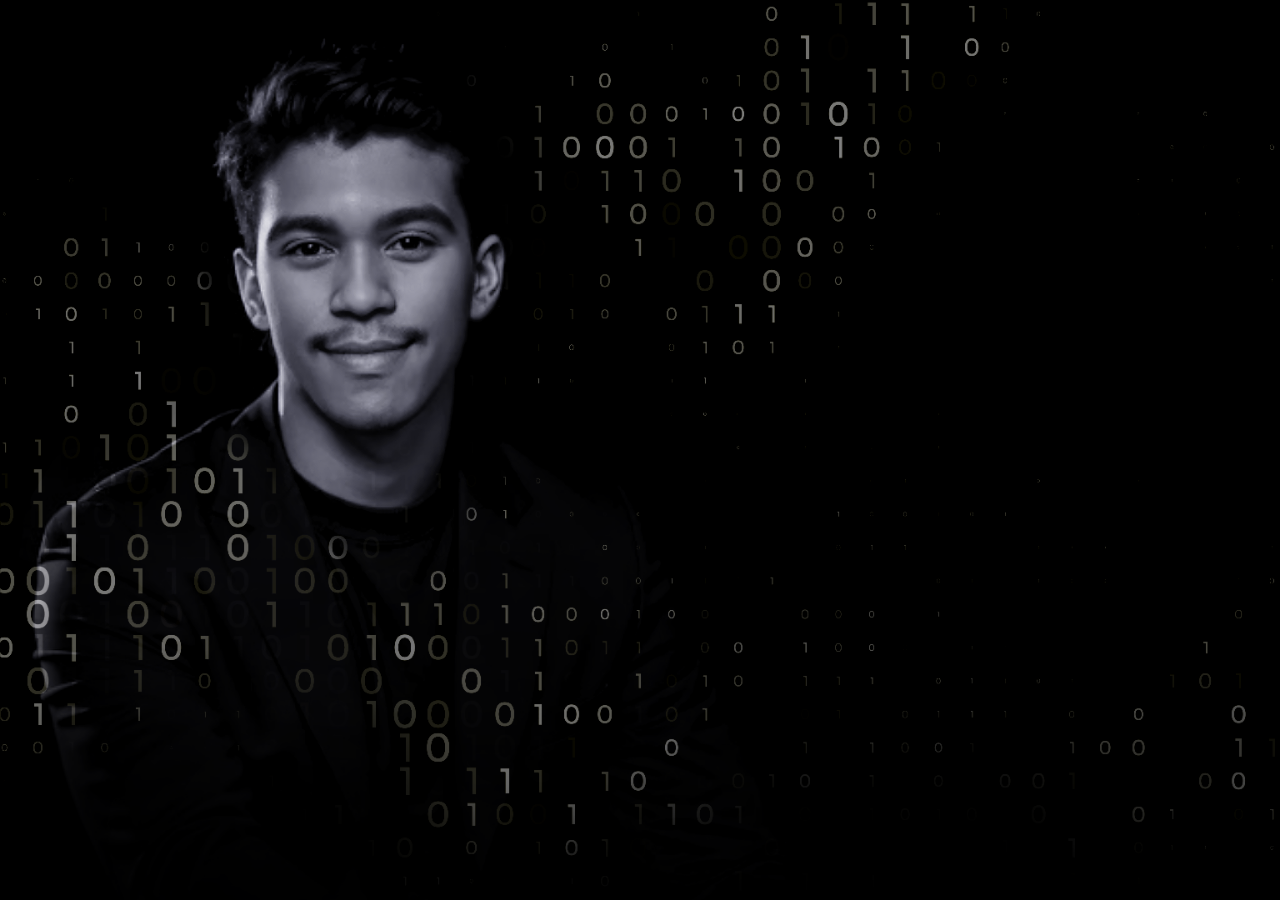
<file: index.html>
<!DOCTYPE html>
<html lang="pt-br">

<head>
    <meta charset="UTF-8">
    <meta name="viewport" content="width=device-width, initial-scale=1.0">
    <title>Victor Lima</title>

    <link rel="stylesheet" href="./src/css/style.css">
    <link rel="stylesheet" href="./src/css/reset.css">

    <link rel="preconnect" href="https://fonts.googleapis.com">
    <link rel="preconnect" href="https://fonts.gstatic.com" crossorigin>
    <link href="https://fonts.googleapis.com/css2?family=Oswald:wght@200..700&display=swap" rel="stylesheet">

</head>

<body>
    <div class="background"></div>
    <p class="fade-in">OLÁ, ME CHAMO <span class="destaque">VICTOR LIMA</span><br>MUITO PRAZER!</p>
    <main class="fade-in2">
        <div class="seleção">
            <a href="./sobre.html" id="btnSobreMim">SOBRE MIM</a>
            <a href="./programacao.html">PROGRAMAÇÃO</a>
            <a href="">AUDIOVISUAL</a>
        </div>

    </main>

    <script src="./src/js/fade.js"></script>
</body>

</html>
</file>
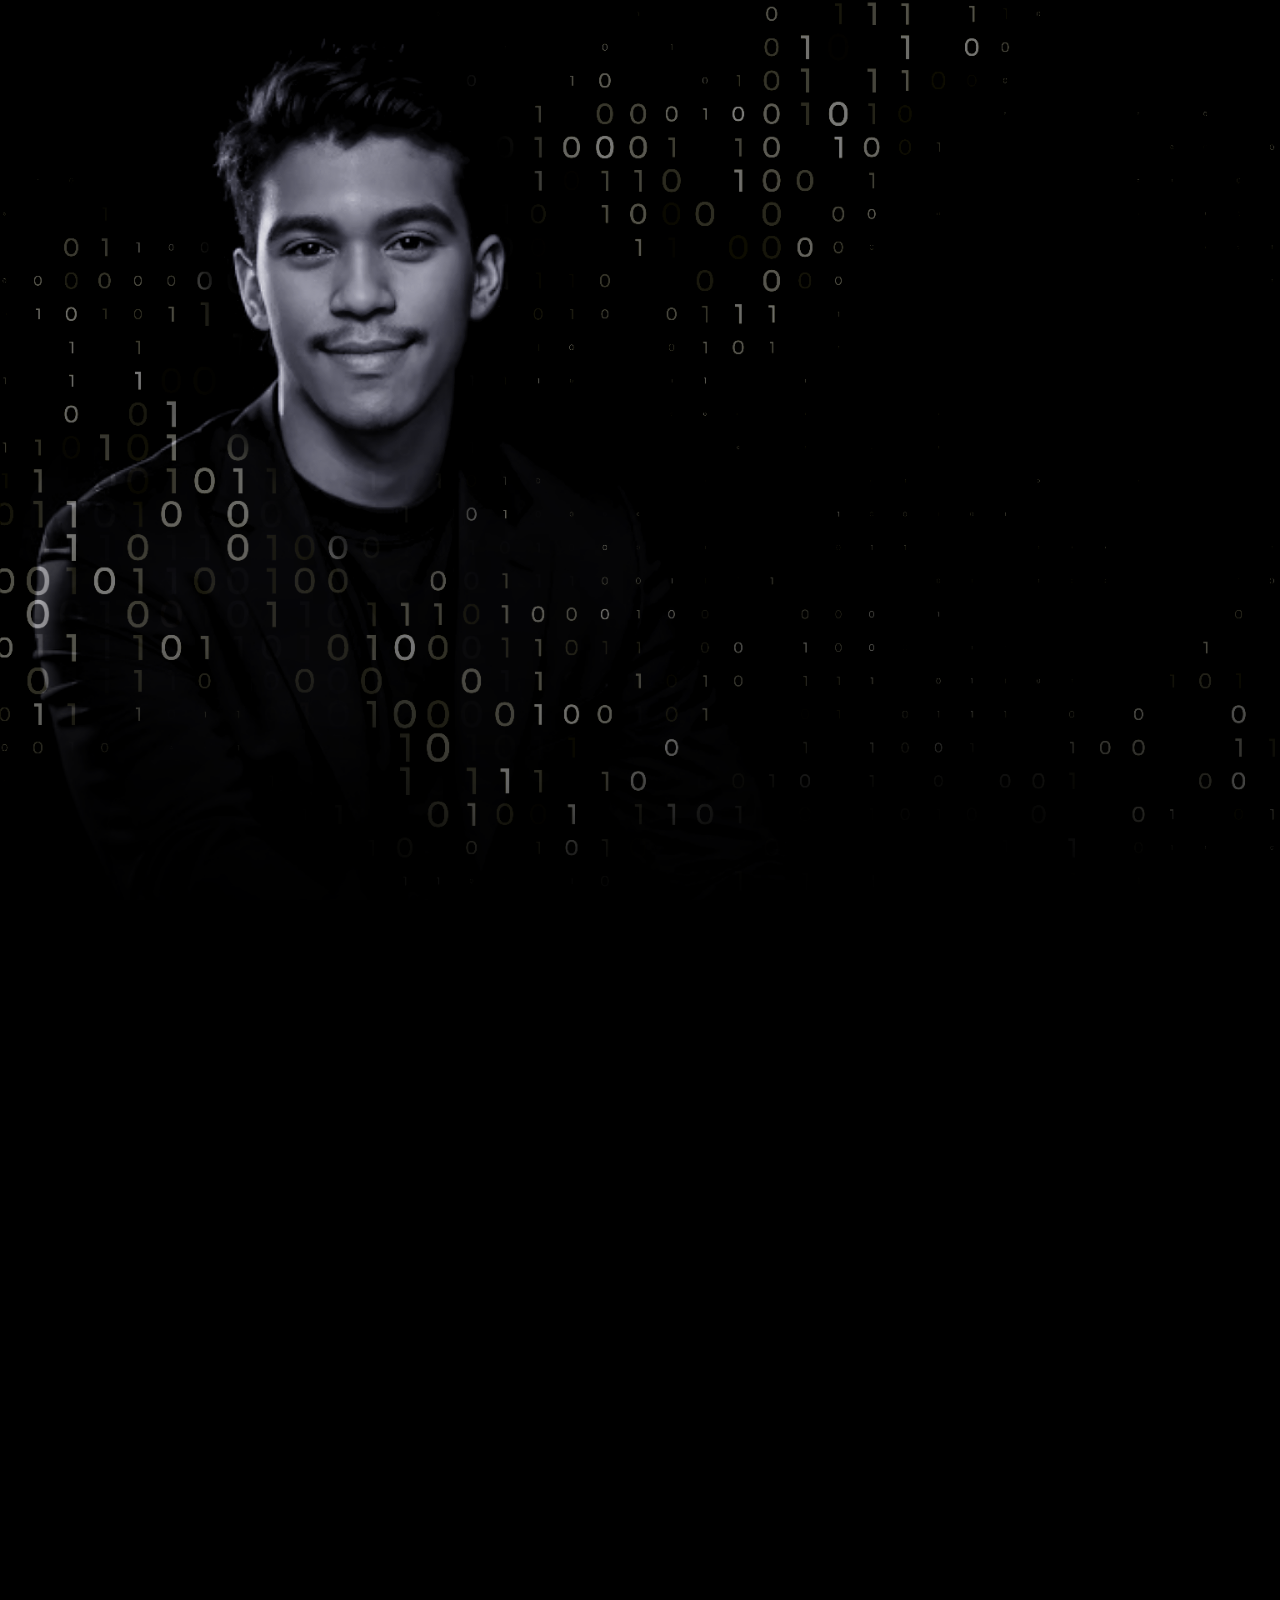
<file: sobre.html>
<!DOCTYPE html>
<html lang="pt-br">

<head>
    <meta charset="UTF-8">
    <meta name="viewport" content="width=device-width, initial-scale=1.0">
    <title>Perfil</title>

    <link rel="stylesheet" href="./src/css/style.css">
    <link rel="stylesheet" href="./src/css/reset.css">

    <link rel="preconnect" href="https://fonts.googleapis.com">
    <link rel="preconnect" href="https://fonts.gstatic.com" crossorigin>
    <link href="https://fonts.googleapis.com/css2?family=Oswald:wght@200..700&display=swap" rel="stylesheet">

    <link href="https://fonts.googleapis.com/icon?family=Material+Icons" rel="stylesheet">
</head>

<body>
    <header>
        <nav>
             <input type="checkbox" id="checkbox" class="checkbox">
            <label for="checkbox" class="label-menu">Menu<span class="hamburguer"></span></label>
            <ul class="list-items fade-in">
                <li class="list"><a href="./index.html" id="btnSobreMim"><span class="material-icons">home</span><span class="menu-text"> HOME</span></a></li>
                <li class="list"><a href="./sobre.html"><span class="material-icons">person</span><span class="menu-text"> SOBRE MIM</span></a></li>
                <li class="list"><a href="./programacao.html"><span class="material-icons">code</span><span class="menu-text"> PROGRAMAÇÃO</span></a></li>
                <li class="list"><a href=""><span class="material-icons">photo_camera</span><span class="menu-text"> AUDIOVISUAL</span></a></li>
            </ul>
        </nav>
    </header>
    <h1 class="sobre-mim fade-in">SOBRE MIM</h1>
    <section class="perfil fade-in">
        <p>Olá, meu nome é Victor Hugo — um jovem entusiasta, curioso e sempre disposto a aprender. Tenho alegria em
            compartilhar meu caminho, que passa pelo audiovisual, administração, tecnologia e inovação. De perfil
            dinâmico e criativo, busco constantemente novas experiências, desafios e formas de crescer pessoalmente e
            profissionalmente.
            <br><br>
            Minha paixão pelo audiovisual começou durante o ensino médio, nos trabalhos escolares que me inspiraram a
            criar curtas-metragens e histórias originais para apresentar temas em sala de aula. Nessa
            fase, iniciei minha trajetória profissional como aprendiz legal no Banco do Brasil, onde adquiri
            importante experiência administrativa, permanecendo por um tempo após concluir o ensino médio.
            <br><br>
            Posteriormente, atuei no Hospital Municipal Nossa Senhora da Piedade, experiência que começou em um contexto
            desafiador, durante a pandemia de Covid-19, quando trabalhei como recepcionista da ala dedicada ao
            enfrentamento da doença. Após esse período, fui transferido para o laboratório do hospital, onde participei
            ativamente da implementação do novo sistema laboratorial, contribuindo para modernizar e otimizar os
            processos internos. Finalmente, fui transferido para a unidade administrativa da instituição, área alinhada
            à minha formação e aos meus objetivos profissionais.
            <br><br>
            Depois de minha passagem pelo hospital, mergulhei no universo do dropshipping, atuando com mineração de
            produtos, copywriting e atendimento ao cliente em empresas como Pai do Drop e JF ROCKET, experiências
            que ampliaram minha visão sobre o mercado digital, a inovação e o empreendedorismo.
            <br><br>
            Sou formado em Administração, com especializações em Informática, Inglês e Produção Cinematográfica, o
            que fortaleceu minha atuação no ambiente digital, audiovisual e de gestão.
            <br><br>
            Atualmente, me dedico ao estudo da programação, buscando novas possibilidades e preparando-me para
            desafios futuros com soluções criativas e integradas.
        </p>
    </section>
    <script src="./src/js/fade.js"></script>
</body>

</html>
</file>
<file: src/css/style.css>
body {
     background-image: url('../../src/image/Fade-ouro.png');
     background-size: cover;
     background-repeat: no-repeat;
     background-color: black;
     background-attachment: fixed;
 }

 .background {
     background-image: url('../image/fundo-0.jpg');
     background-size: cover;
     background-repeat: no-repeat;
     background-color: black;
     background-attachment: fixed;
 }

 p {
     color: beige;
     font-size: 40px;
     text-align: center left;
     margin-top: 190px;
     margin-left: 620px;
     display: block;
     font-family: oswald;
     font-weight: 300;
     text-shadow: 0 2px 16px rgba(0, 0, 0, 0.9);
 }

 .perfil p {
     color: beige;
     font-size: 25px;
     margin-top: 30px;
     margin-left: 620px;
     margin-bottom: 30px;
     padding-right: 200px;
     text-align: justify;
     display: block;
     font-family: oswald;
     font-weight: 300;
     text-shadow: 0 2px 16px rgba(0, 0, 0, 0.9);
 }

 .destaque {
     font-size: 60px;
     color: #ffd700;
     font-weight: 800;
 }

 .seleção {
     margin-top: 60px;
     margin-left: 600px;
     display: block;
 }

 .sobre-mim,
 .titulo-1 {
     color: beige;
     font-family: oswald;
     text-shadow: 0 2px 16px rgba(0, 0, 0, 0.9);
 }

 .sobre-mim {
     margin-top: 190px;
     margin-left: 620px;
     text-align: justify;
     display: block;
 }

 .titulo-1 {
     margin-left: 535px;
     margin-top: 50px;
     margin-bottom: 20px;
 }

 a {
     font-family: oswald;
     padding: 20px;
     font-size: 30px;
     color: beige;
     text-decoration: none;
 }

 .menu-text {
     display: none;
 }

 .flexbox {
     display: flex;
     margin: 0 90px 50px 70px;
     height: auto;
     flex-wrap: wrap;
     gap: 20px;
 }

 .block {
     margin: 0px 0 auto 0;
     font-size: 25px;
     background-color: #111111;
     border-radius: 10px;
     padding: 20px;
     width: 570px;
 }

 .referencia {
     margin: 0px 0 auto 0;
     margin-left: 482px;
 }

 .redicionamento {
     margin: 30px;

 }

 .certificado {
     width: 535px;
     display: block;
 }

 .magic-ia{
    width: 535px;
     display: block;
 }

 .Magic-IA-Project {
     font-size: 25px;
 }

 .list-items {
     display: flex;
     flex-direction: column;
     align-items: flex-start;
     justify-content: center;
     position: fixed;
     right: 0;
     top: 0;
     height: 100vh;
     width: 100px;
     z-index: 1;
 }

 .list {
     display: flex;
 }

 .label-menu,
 .checkbox {
     display: none;
 }


 a:hover {
     color: #ffd700;
     /* cor diferente ao passar o mouse */
 }

 .fade-in,
 .background {
     opacity: 0;
     animation: fadeIn 2s forwards;
 }

 .fade-in2 {
     opacity: 0;
     animation: fadeIn 2s forwards;
     animation-delay: 2s;
     /* Atraso de 1 segundo */
 }

 @keyframes fadeIn {
     to {
         opacity: 1;
     }
 }

 .fade-out {
     opacity: 1;
     animation: fadeOut 2s forwards;
     animation-duration: 1s;
 }

 @keyframes fadeOut {
     to {
         opacity: 0;
     }
 }
</file>
